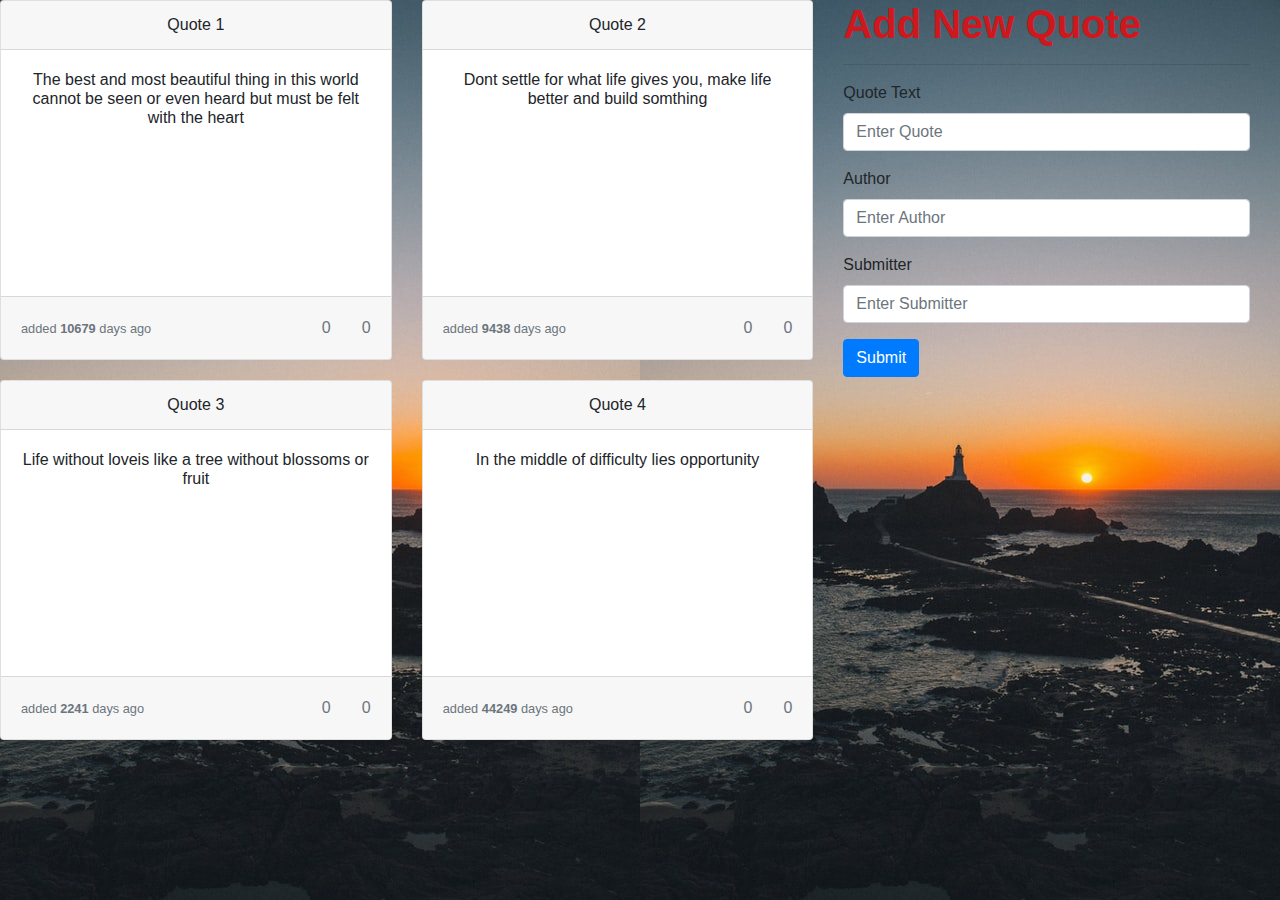
<file: index.html>
<!doctype html>
<html lang="en">
<head>
  <meta charset="utf-8">
  <title>Quotes</title>
  <base href="https://Annewangari.github.io/Quote/">  <link
  rel="stylesheet"
  href="https://cdnjs.cloudflare.com/ajax/libs/font-awesome/5.14.0/css/all.min.css"
  integrity="sha512-1PKOgIY59xJ8Co8+NE6FZ+LOAZKjy+KY8iq0G4B3CyeY6wYHN3yt9PW0XpSriVlkMXe40PTKnXrLnZ9+fkDaog=="
  crossorigin="anonymous"
/>
  <meta name="viewport" content="width=device-width, initial-scale=1">
  <link rel="icon" type="image/x-icon" href="favicon.ico">
<link rel="stylesheet" href="styles.5965cca274ee90c0cae3.css"></head>
<body>
  
  <app-root></app-root>
<script type="text/javascript" src="runtime.80ab492fe3d778817936.js"></script><script type="text/javascript" src="es2015-polyfills.57ea00cf0eeee4b1cf23.js" nomodule></script><script type="text/javascript" src="polyfills.7ff3fc35f9bdbaf81d86.js"></script><script type="text/javascript" src="main.88c00788b2b595d3f2cb.js"></script></body>
</html>
</file>
